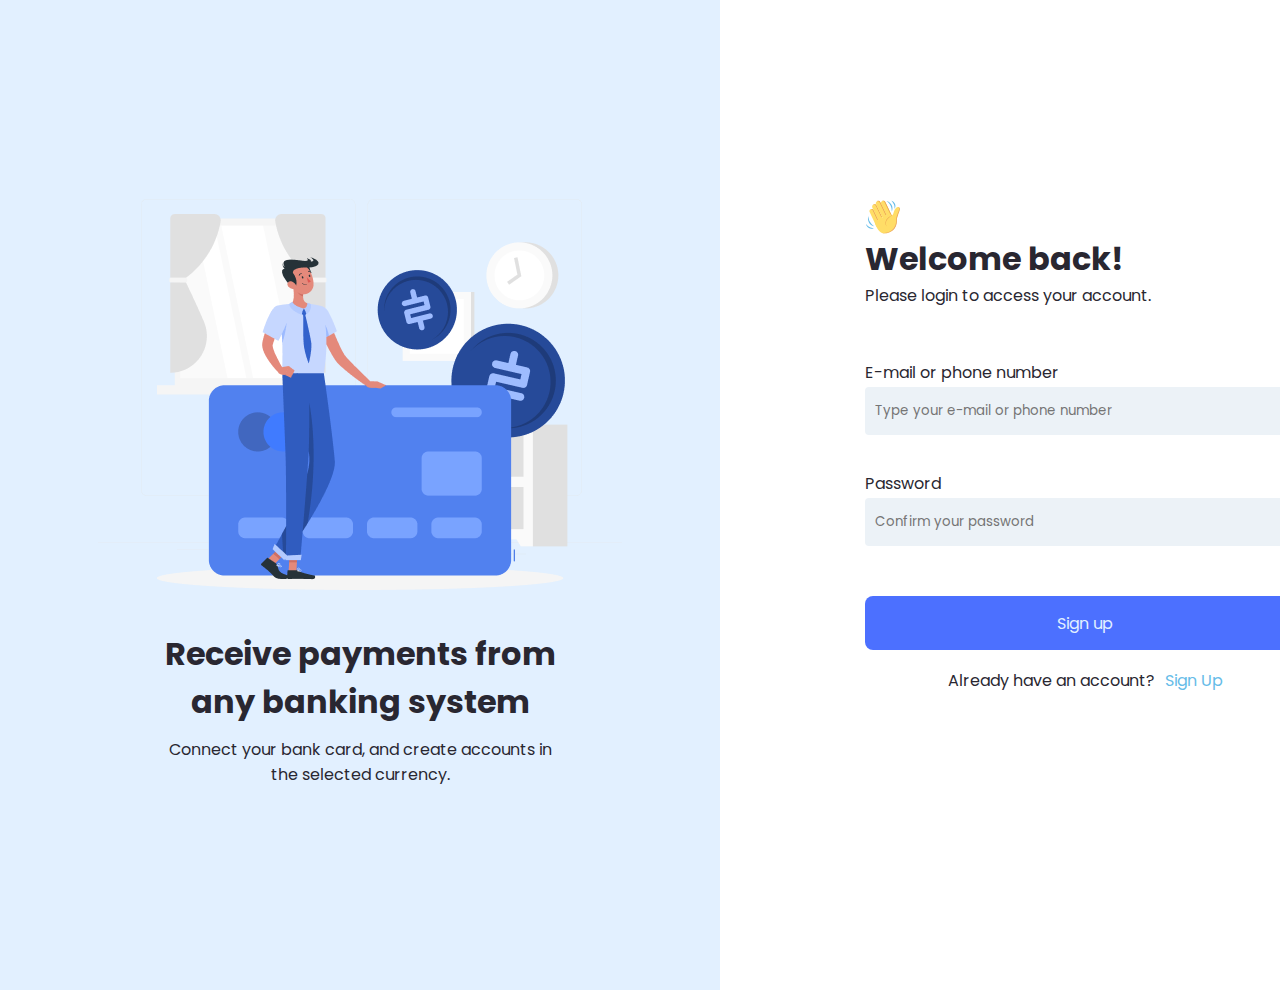
<file: authorization/auth.html>
<!DOCTYPE html>
<html lang="en">

<head>
    <meta charset="UTF-8">
    <meta http-equiv="X-UA-Compatible" content="IE=edge">
    <meta name="viewport" content="width=device-width, initial-scale=1.0">
    <title>Document</title>
    <link rel="stylesheet" href="./auth.css">
    <link rel="preconnect" href="https://fonts.googleapis.com">
    <link rel="preconnect" href="https://fonts.gstatic.com" crossorigin>
    <link href="https://fonts.googleapis.com/css2?family=Poppins&family=Roboto&display=swap" rel="stylesheet">
</head>

<body>
    <div class="page">
        <div class="bluepart">
            <div class="bluepartcontent">
                <div class="image"></div>
                <h1>Receive payments from any banking system</h1>
                <p>Connect your bank card, and create accounts in the selected currency.</p>
            </div>

        </div>
        <div class="whitepart">
            <div class="whitepartcontent">
                <div class="icons"></div>
                <h1>Welcome back!</h1>
                <p>Please login to access your account.</p>
                <div class="form">
                    <div class="wrapper">
                        <p class="inputname">E-mail or phone number</p>
                        <input class = "emailinput type="text" placeholder="Type your e-mail or phone number">
                    </div>

                    <div class="wrapper">
                        <p class="inputname">Password</p>
                        <input class="passwordinput" type="password" placeholder="Confirm your password">
                    </div>

                    <div class="startbutton">Sign up</div>
                </div>
                <div class="switching">
                    <div class="questions">Already have an account?</div>
                    <div class="logout"> Sign Up</div>
                </div>
            </div>
        </div>
    </div>

    <script src="./auth.js"></script>
</body>

</html>
</file>
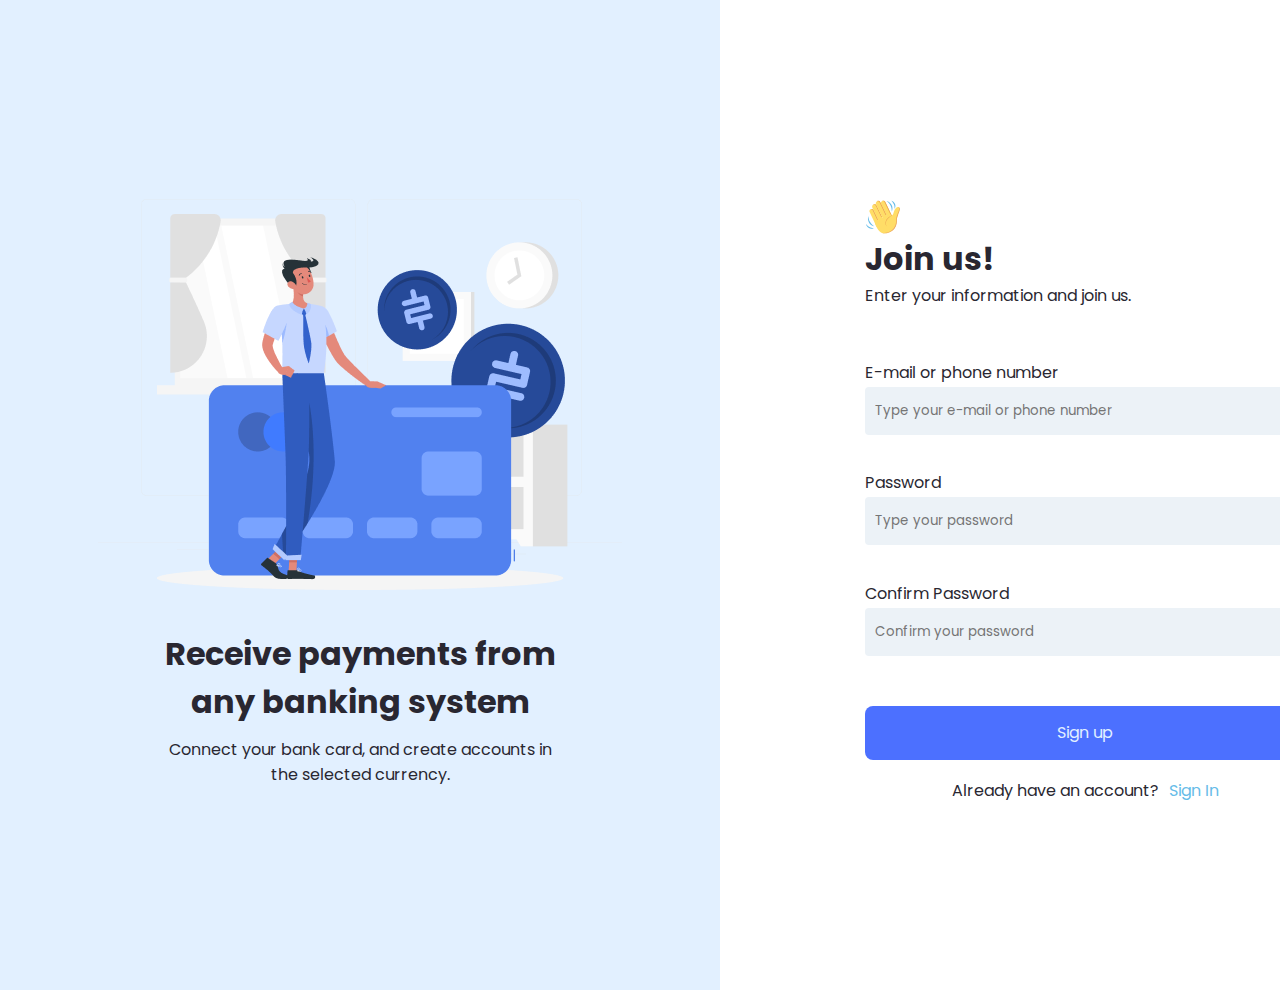
<file: registration/reg.html>
<!DOCTYPE html>
<html lang="en">

<head>
    <meta charset="UTF-8">
    <meta http-equiv="X-UA-Compatible" content="IE=edge">
    <meta name="viewport" content="width=device-width, initial-scale=1.0">
    <title>Document</title>
    <link rel="stylesheet" href="./reg.css">
    <link rel="preconnect" href="https://fonts.googleapis.com">
    <link rel="preconnect" href="https://fonts.gstatic.com" crossorigin>
    <link href="https://fonts.googleapis.com/css2?family=Poppins&family=Roboto&display=swap" rel="stylesheet">
</head>

<body>
    <div class="page">
        <div class="bluepart">
            <div class="bluepartcontent">
                <div class="image"></div>
                <h1>Receive payments from any banking system</h1>
                <p>Connect your bank card, and create accounts in the selected currency.</p>
            </div>

        </div>
        <div class="whitepart">
            <div class="whitepartcontent">
                <div class="icons"></div>
                <h1>Join us!</h1>
                <p>Enter your information and join us.</p>
                <div class="form">
                    <div class="wrapper">
                        <p class="inputname">E-mail or phone number</p>
                        <input  class = "emailinput"type="text" value = "" placeholder="Type your e-mail or phone number" >
                    </div>

                    <div class="wrapper">
                        <p class="inputname">Password</p>
                        <input class="passwordinput" type="password" value = "" placeholder="Type your password">
                    </div>

                    <div class="wrapper">
                        <p class="inputname">Confirm Password</p>
                        <input class="dblpasswordinput" type="password" value = ""placeholder="Confirm your password">
                    </div>

                    <div class="startbutton">Sign up</div>
                </div>
                <div class="switching">
                    <div class="questions">Already have an account?</div>
                    <div class="logout"> Sign In</div>
                </div>
            </div>
        </div>
    </div>

    <script src="./reg.js"></script>
</body>

</html>
</file>
<file: authorization/auth.css>
* {
    margin: 0px;
    padding: 0px;
    box-sizing: border-box;
    font-style: normal;
    font-family: "Poppins";
    color: #292731;
}

body {
    display: flex;
    width: 1440px;
    height: 100%;

}

.page {
    display: flex;
    flex-direction: row;
    justify-content: space-between;
    height: 990px;
    width: 1440px;
    font-family: 'Poppins'normal 400 26;
}

.bluepart {
    display: flex;
    align-items: center;
    width: 50%;
    height: 100%;
    background-color: #E2F0FF;
    font-family: 'Poppins'normal 400 26;
}

.bluepartcontent {
    display: flex;
    flex-direction: column;
    justify-content: space-between;
    margin: auto;
    align-items: center;
    width: 710px;
    height: 592px;
}

.image {
    background-image: url(./assets/man.png);
    width: 524px;
    height: 391px;
    background-repeat: no-repeat;
    background-size: contain;
}

.bluepartcontent h1 {
    width: 400px;
    height: 68px;
    text-align: center;
    font: 600 26px normal "Poppins"
}

.bluepartcontent p {
    width: 386px;
    height: 54px;
    text-align: center;
    font: 400 16px normal "Poppins"
}

.whitepart {
    display: flex;
    background-color: white;
    justify-content: center;
    align-items: center;
}


.whitepartcontent {
    padding-left: 135px;
    flex-direction: column;
    justify-content: center;
    align-items: center;
    width: 710px;
    height: 592px;

}

.icons {
    justify-content: start;
    background-image: url(./assets/hand.svg);
    width: 36px;
    height: 36px;
    background-repeat: no-repeat;
    background-size: contain;
}

.whitepartcontent h {
    width: 239px;
    height: 45px;
    text-align: center;
    font: 600 26px normal "Poppins"
}


.whitepartcontent p {
    width: 292px;
    height: 27px;
    font: 400 16px normal "Poppins"
}

.form {
    display: flex;
    justify-content: space-between;
    flex-direction: column;
    height: 290px;
    margin-top: 50px;
}

.inputname {
    font: 500 22px normal "Poppins"
}

.form input {
    width: 440px;
    height: 48px;
    background: #ECF2F7;
    border-radius: 4px;
    border: none;
    padding-left: 10px;
}

.wparrer {
    display: flex;
    flex-direction: column;
    justify-content: space-between;
    height: 82px;
}

.startbutton:not(:hover){
    display: flex;
    align-items: center;
    justify-content: center;
    width: 440px;
    margin-top:15px;
    height: 54px;
    background: #4C70FF;
    border-radius: 8px;
    color: #E2F0FF
}
.startbutton:hover{
    display: flex;
    align-items: center;
    justify-content: center;
    width: 440px;
    margin-top:15px;
    height: 54px;
    background: #54adfb;
    border-radius: 8px;
    color: #1f0b48
}

.switching {
    height: 60px;
    width: 440px;
    display: flex;
    align-items: center;
    justify-content: center;
}

.questions {
    font: 500 22px normal "Poppins"
}

.logout {
    font: 500 22px normal "Poppins";
    color: #66BCE8;
    margin-left: 10px;
}
</file>
<file: registration/reg.css>
* {
    margin: 0px;
    padding: 0px;
    box-sizing: border-box;
    font-style: normal;
    font-family: "Poppins";
    color: #292731;
}

body {
    display: flex;
    width: 1440px;
    height: 100%;

}

.page {
    display: flex;
    flex-direction: row;
    justify-content: space-between;
    height: 990px;
    width: 1440px;
    font-family: 'Poppins'normal 400 26;
}

.bluepart {
    display: flex;
    align-items: center;
    width: 50%;
    height: 100%;
    background-color: #E2F0FF;
    font-family: 'Poppins'normal 400 26;
}

.bluepartcontent {
    display: flex;
    flex-direction: column;
    justify-content: space-between;
    margin: auto;
    align-items: center;
    width: 710px;
    height: 592px;
}

.image {
    background-image: url(./assets/man.png);
    width: 524px;
    height: 391px;
    background-repeat: no-repeat;
    background-size: contain;
}

.bluepartcontent h1 {
    width: 400px;
    height: 68px;
    text-align: center;
    font: 600 26px normal "Poppins"
}

.bluepartcontent p {
    width: 386px;
    height: 54px;
    text-align: center;
    font: 400 16px normal "Poppins"
}

.whitepart {
    display: flex;
    background-color: white;
    justify-content: center;
    align-items: center;
}


.whitepartcontent {
    padding-left: 135px;
    flex-direction: column;
    justify-content: center;
    align-items: center;
    width: 710px;
    height: 592px;

}

.icons {
    justify-content: start;
    background-image: url(./assets/hand.svg);
    width: 36px;
    height: 36px;
    background-repeat: no-repeat;
    background-size: contain;
}

.whitepartcontent h {
    width: 239px;
    height: 45px;
    text-align: center;
    font: 600 26px normal "Poppins"
}


.whitepartcontent p {
    width: 292px;
    height: 27px;
    font: 400 16px normal "Poppins"
}

.form {
    display: flex;
    justify-content: space-between;
    flex-direction: column;
    height: 400px;
    margin-top: 50px;
}

.inputname {
    font: 500 22px normal "Poppins"
}

.form input {
    width: 440px;
    height: 48px;
    background: #ECF2F7;
    border-radius: 4px;
    border: none;
    padding-left: 10px;
}

.wparrer {
    display: flex;
    flex-direction: column;
    justify-content: space-between;
    height: 82px;
}
.startbutton:not(:hover){
    display: flex;
    align-items: center;
    justify-content: center;
    width: 440px;
    margin-top:15px;
    height: 54px;
    background: #4C70FF;
    border-radius: 8px;
    color: #E2F0FF
}
.startbutton:hover {
    display: flex;
    align-items: center;
    justify-content: center;
    width: 440px;
    margin-top:15px;
    height: 54px;
    background: #54adfb;
    border-radius: 8px;
    color: #1f0b48
}

.switching {
    height: 60px;
    width: 440px;
    display: flex;
    align-items: center;
    justify-content: center;
}

.questions {
    font: 500 22px normal "Poppins"
}

.logout {
    font: 500 22px normal "Poppins";
    color: #66BCE8;
    margin-left: 10px;
}
</file>
